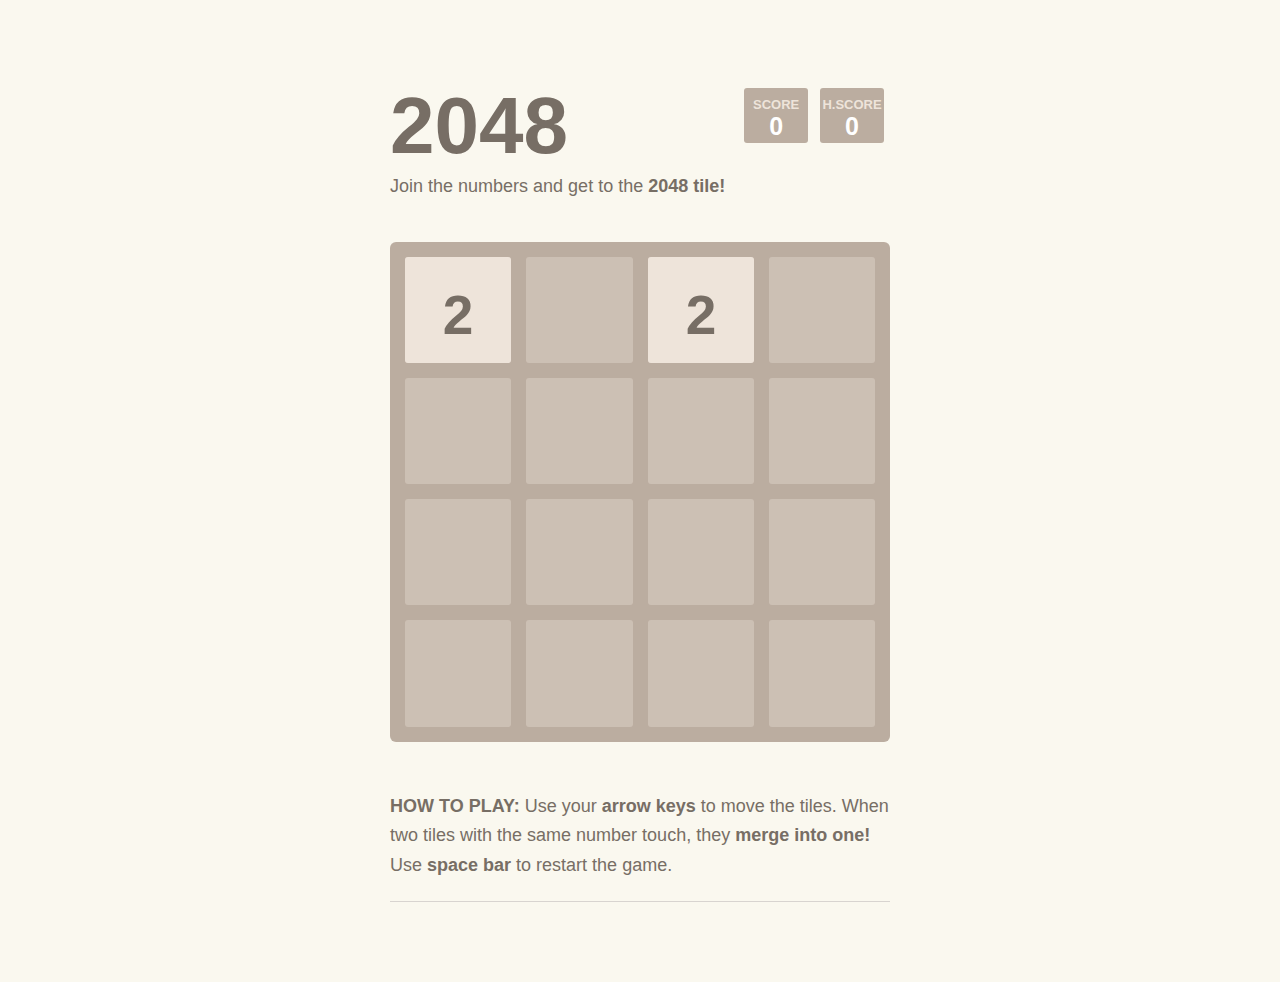
<file: 2048/index.html>
<!DOCTYPE html>
<html>

<head>
  <meta charset="UTF-8">
  <meta name="viewport" content="width=device-width, initial-scale=1.0">
  <title>2048</title>
  <link rel="stylesheet" type="text/css" href="style.css">
  <script type="text/javascript" src="script.js"></script>
</head>

<body>
  <div class="container">
    <div class="heading">
      <h1 class="title">2048</h1>
      <div class="score-container">0</div>
      <div class="score-container">0</div>
    </div>
    <p class="game-intro">Join the numbers and get to the <strong>2048 tile!</strong></p>

    <div class="game-container">
      <div class="game-message">
        <p></p>
        <div class="lower">
          <a class="retry-button">Try again</a>
        </div>
      </div>

      <div class="grid-container">
        <div class="grid-row">
          <div class="grid-cell"></div>
          <div class="grid-cell"></div>
          <div class="grid-cell"></div>
          <div class="grid-cell"></div>
        </div>
        <div class="grid-row">
          <div class="grid-cell"></div>
          <div class="grid-cell"></div>
          <div class="grid-cell"></div>
          <div class="grid-cell"></div>
        </div>
        <div class="grid-row">
          <div class="grid-cell"></div>
          <div class="grid-cell"></div>
          <div class="grid-cell"></div>
          <div class="grid-cell"></div>
        </div>
        <div class="grid-row">
          <div class="grid-cell"></div>
          <div class="grid-cell"></div>
          <div class="grid-cell"></div>
          <div class="grid-cell"></div>
        </div>
      </div>

      <div class="tile-container">

      </div>
    </div>

    <p class="game-explanation">
      <strong class="important">How to play:</strong> Use your <strong>arrow keys</strong> to move the tiles. When two
      tiles with the same number touch, they <strong>merge into one!</strong><br> Use <strong>space bar</strong> to restart the game.
    </p>
    <hr>
  </div>

</body>

</html>
</file>
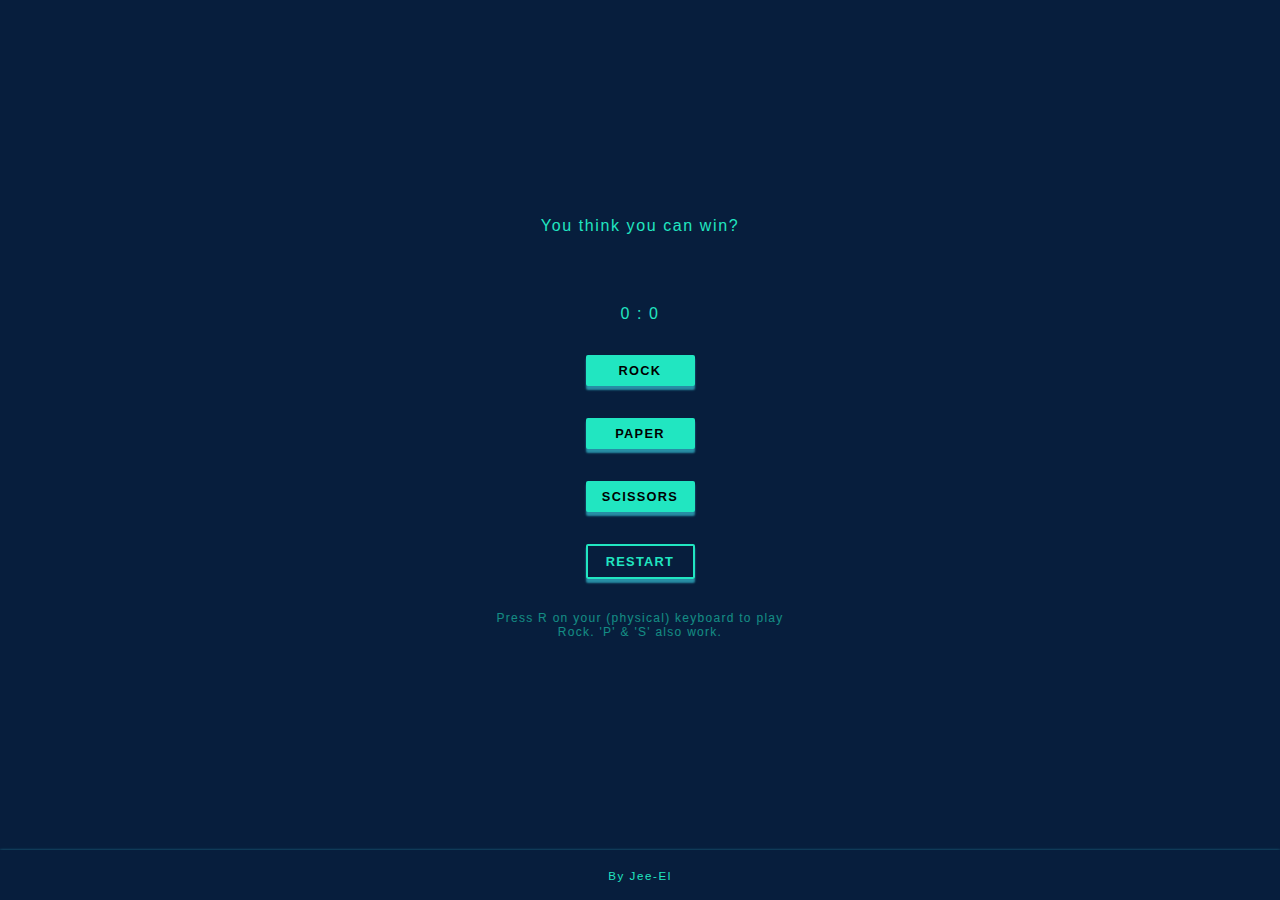
<file: Rock-Paper-Scissor/index.html>
<!DOCTYPE html>
<html lang="en">

<head>
  <meta charset="UTF-8" />
  <meta http-equiv="X-UA-Compatible" content="IE=edge" />
  <meta name="viewport" content="width=device-width, initial-scale=1.0" />
  <meta name="theme-color" content="#21E6C1" />
  <meta name="description" content="Play Rock-Paper-Scissors against a computer and see how lucky you can get!" />
  <title>Rock Paper Scissors</title>
  <link rel="preconnect" href="https://fonts.googleapis.com" />
		<link rel="preconnect" href="https://fonts.gstatic.com" crossorigin />
  <style>
    * {
      box-sizing: border-box;
      margin: 0;
      padding: 0;
    }

    html,
    body {
      font-family: Poppins, Helvetica, sans-serif;
    }

    .main-container {
      align-items: center;
      display: flex;
      flex-flow: column nowrap;
      justify-content: center;
      min-height: calc(100vh + 50.5px);
      padding-top: 2rem;
      padding-bottom: calc(2rem + 50.5px);
    }

    .result {
      align-items: center;
      display: flex;
      flex-flow: column nowrap;
      justify-content: center;
      margin-bottom: 2rem;
      width: 100%;
    }

    .score,
    h1 {
      color: #21e6c1;
      font-size: 1rem;
      font-weight: 500;
      letter-spacing: 0.1rem;
      margin-bottom: 2rem;
      text-align: center;
    }

    .total-plays {
      display: flex;
      flex-flow: row;
      justify-content: space-between;
      max-width: 190px;
      width: 60%;
    }

    .buttons {
      align-items: center;
      display: flex;
      flex-direction: column;
      justify-content: center;
    }

    .buttons>button:not(:last-child) {
      margin-bottom: 2rem;
    }

    button {
      background-color: #21e6c1;
      border: none;
      border-radius: 2px;
      box-shadow: 0px 3.7px 2px #278ea5;
      color: #000;
      cursor: pointer;
      font-size: 0.8rem;
      font-weight: 700;
      letter-spacing: 0.08rem;
      outline: none;
      padding: 0.5rem 1rem;
      text-align: center;
      text-transform: uppercase;
      transition: box-shadow 1ms ease-in-out;
      width: 109px;
    }

    button.clear {
      background-color: transparent;
      border: 2px solid #21e6c1;
      color: #21e6c1;
    }

    button:hover,
    button.hover {
      box-shadow: 0px 0px 10px 0.5px #278ea5;
    }

    @media (min-width: 1100px) {
      .main-container {
        min-height: 100vh;
      }
    }

    @media (orientation: landscape) and (max-width: 900px) {
      .buttons {
        flex-flow: row wrap;
        max-width: 391px;
      }

      .buttons>button[type='button'] {
        margin-bottom: 0;
        margin-right: 2rem;
      }

      .buttons>button.scissors {
        margin-right: 0;
      }

      .buttons>button[type='reset'] {
        margin-top: 2rem;
      }
    }
  </style>
</head>

<body>
  <script>
    // create all elements for the DOM
    const body = document.querySelector(`body`);
    const mainContainer = document.createElement(`div`);
    const result = document.createElement(`div`);
    const title = document.createElement(`h1`);
    const totalPlays = document.createElement(`div`);
    const playsForPlayer = document.createElement(`div`);
    const iconRockPlayer = document.createElement(`div`);
    const iconPaperPlayer = document.createElement(`div`);
    const iconScissorsPlayer = document.createElement(`div`);
    const playsForComputer = document.createElement(`div`);
    const iconRockComputer = document.createElement(`div`);
    const iconPaperComputer = document.createElement(`div`);
    const iconScissorsComputer = document.createElement(`div`);
    const score = document.createElement(`h2`);
    const buttons = document.createElement(`div`);
    const rockBtn = document.createElement(`button`);
    const paperBtn = document.createElement(`button`);
    const scissorsBtn = document.createElement(`button`);
    const clearBtn = document.createElement(`button`);
    const note = document.createElement(`p`);
    const footer = document.createElement(`footer`);
    const footerText = document.createElement(`a`);
    const githubIcon = document.createElement(`i`);

    const tieResponses = [`Phew, a tie!`, `A tie, good save!`, `You tied, lucky!`];
    const winResponses = [
      `Great! You win`,
      `Another win, nice one!`,
      `Well done!`,
      `Goodjob! One more win left`,
    ];
    const lossResponses = [
      `You lose, unlucky :(`,
      `You lose. Good try, though`,
      `Another loss, close one!`,
      `You lose, last chance!`,
    ];
    const iconsPlayer = [iconRockPlayer, iconPaperPlayer, iconScissorsPlayer];
    const iconsComputer = [
      iconRockComputer,
      iconPaperComputer,
      iconScissorsComputer,
    ];
    const playButtons = [rockBtn, paperBtn, scissorsBtn];
    const keyCodes = {
      82: `rock`,
      80: `paper`,
      83: `scissors`,
    };
    const options = [`rock`, `paper`, `scissors`];

    let computerPlay = () => options[Math.floor(Math.random() * 3)];
    let playerScore = 0;
    let computerScore = 0;
    let i = 0;

    // Add text to the elements
    title.textContent = `You think you can win?`;
    rockBtn.textContent = `Rock`;
    paperBtn.textContent = `Paper`;
    scissorsBtn.textContent = `Scissors`;
    clearBtn.textContent = `Restart`;
    note.textContent = `Press R on your (physical) keyboard to play Rock. 'P' & 'S' also work.`;
    footerText.textContent = `By Jee-El `;
    footerText.href = `https://github.com/Jee-El/Rock-Paper-Scissors`;

    // Style elements
    body.style.cssText = `position: relative;
    background-color: #071E3D;
    min-height: 100vh;
    width: 100%`;

    title.style.maxWidth = `350px`;
    title.style.padding = `0.4rem 0.8rem`;

    iconsPlayer.forEach((icon) => {
      icon.style.cssText = `color: #21E6C1;
        font-size: 2rem`;
    });
    iconsComputer.forEach((icon) => {
      icon.style.cssText = `color: #21E6C1;
        font-size: 2rem`;
    });

    note.style.cssText = `color: #21E6C1;
    font-size: 0.75rem;
    font-weight: 500;
    letter-spacing: 0.08rem;
    margin-top: 2rem;
    opacity: 0.55;
    max-width: 321px;
    text-align: center;
    width: 75%`;

    footer.style.cssText = `align-items: center;
    bottom: 0;
    display: flex;
    height: 50px;
    justify-content: center;
    position: absolute;
    width: 100%;
    box-shadow: 0 -0.5px 3px #278EA5`;

    footerText.style.cssText = `color: #21E6C1;
    font-size: 0.72rem;
    font-weight: 500;
    letter-spacing: 0.1rem;
    text-decoration: none;
    text-transform: capitalize`;

    githubIcon.style.cssText = `color: #21E6C1;
    font-size: 0.9rem`;

    // add css classes for all elements
    mainContainer.classList.add(`main-container`);
    result.classList.add(`result`);
    totalPlays.classList.add(`total-plays`);
    playsForPlayer.classList.add(`plays`, `player`);
    playsForComputer.classList.add(`plays`, `computer`);
    githubIcon.classList.add(`icon-github`);

    iconRockPlayer.classList.add(`icon-rock`);
    iconPaperPlayer.classList.add(`icon-paper`);
    iconScissorsPlayer.classList.add(`icon-scissors`);

    iconRockComputer.classList.add(`icon-rock`);
    iconPaperComputer.classList.add(`icon-paper`);
    iconScissorsComputer.classList.add(`icon-scissors`);

    score.classList.add(`score`);
    buttons.classList.add(`buttons`);
    rockBtn.classList.add(`rock`);
    paperBtn.classList.add(`paper`);
    scissorsBtn.classList.add(`scissors`);
    clearBtn.classList.add(`clear`);

    // place some elements into the DOM
    body.appendChild(mainContainer);
    mainContainer.appendChild(result);
    result.appendChild(title);
    result.appendChild(totalPlays);
    totalPlays.appendChild(playsForPlayer);
    totalPlays.appendChild(playsForComputer);
    iconsPlayer.forEach((icon) => {
      playsForPlayer.appendChild(icon);
      icon.style.transform = `scaleX(-1)`;
    });
    iconsComputer.forEach((icon) => playsForComputer.appendChild(icon));
    mainContainer.appendChild(score);
    mainContainer.appendChild(buttons);
    mainContainer.appendChild(note);
    mainContainer.appendChild(footer);
    footer.appendChild(footerText);
    footerText.appendChild(githubIcon);
    playButtons.forEach((playButton) => {
      playButton.setAttribute(`type`, `button`);
      buttons.appendChild(playButton);
    });

    clearBtn.setAttribute(`type`, `reset`);
    buttons.appendChild(clearBtn);

    // Event listeners
    playButtons.forEach((playButton) =>
      playButton.addEventListener(`click`, getPlayerInputViaClick)
    );
    document.addEventListener(`keydown`, getPlayerInputViaKeys);
    clearBtn.addEventListener(`click`, restartGame);

    // Default behavior (on load)
    displayScore(playerScore, computerScore);
    hideNonPlaysIcons();
    showPlaysIcons();

    function getPlayerInputViaClick(e) {
      playRound(e.target.classList[0]);
    }
    function getPlayerInputViaKeys(e) {
      if (e.keyCode in keyCodes) {
        playButtons.forEach((playButton) => playButton.classList.remove(`hover`));
        playRound(keyCodes[e.keyCode]);
        document
          .querySelector(`button.${keyCodes[e.keyCode]}`)
          .classList.add(`hover`);
      }
    }
    // show the icons of the chosen plays
    function showPlaysIcons(player = 0, computer = 0) {
      iconsPlayer[player].style.display = `flex`;
      iconsComputer[computer].style.display = `flex`;
    }
    // hide the rest of icons
    function hideNonPlaysIcons() {
      iconsPlayer.forEach((icon) => (icon.style.display = `none`));
      iconsComputer.forEach((icon) => (icon.style.display = `none`));
    }
    // play one round of rock-paper-scissors
    function playRound(playerSelection, computerSelection = computerPlay()) {
      hideNonPlaysIcons();
      showPlaysIcons(
        options.indexOf(playerSelection),
        options.indexOf(computerSelection)
      );
      if (playerSelection === computerSelection) {
        title.textContent = tieResponses[Math.floor(Math.random() * 3)];
      } else if (
        (playerSelection === options[0] && computerSelection === options[2]) ||
        (playerSelection === options[1] && computerSelection === options[0]) ||
        (playerSelection === options[2] && computerSelection === options[1])
      ) {
        title.textContent = winResponses[playerScore];
        displayScore(++playerScore, computerScore);
      } else {
        title.textContent = lossResponses[computerScore];
        displayScore(playerScore, ++computerScore);
      }
      endGame();
    }
    // display the score
    function displayScore(playerScore, computerScore) {
      score.textContent = playerScore + ` : ` + computerScore;
    }
    // check if the game ended
    function endGame() {
      if (playerScore !== 5 && computerScore !== 5) return;

      playButtons.forEach((playButton) =>
        playButton.removeEventListener(`click`, getPlayerInputViaClick)
      );
      document.removeEventListener(`keydown`, getPlayerInputViaKeys);

      title.style.borderRadius = `4px`;
      title.style.boxShadow = `0px 0px 2px 0.5px #278EA5`;
      title.textContent = `Game Over : You ${playerScore === 5 ? 'won' : 'lost'}!`;
    }
    // restart game
    function restartGame() {
      playerScore = 0;
      computerScore = 0;
      title.textContent = `You think you can win?`;
      title.style.boxShadow = `none`;
      displayScore(0, 0);
      hideNonPlaysIcons();
      showPlaysIcons();
      playButtons.forEach((playButton) =>
        playButton.addEventListener(`click`, getPlayerInputViaClick)
      );
      document.addEventListener(`keydown`, getPlayerInputViaKeys);
    }
  </script>
</body>

</html>
</file>
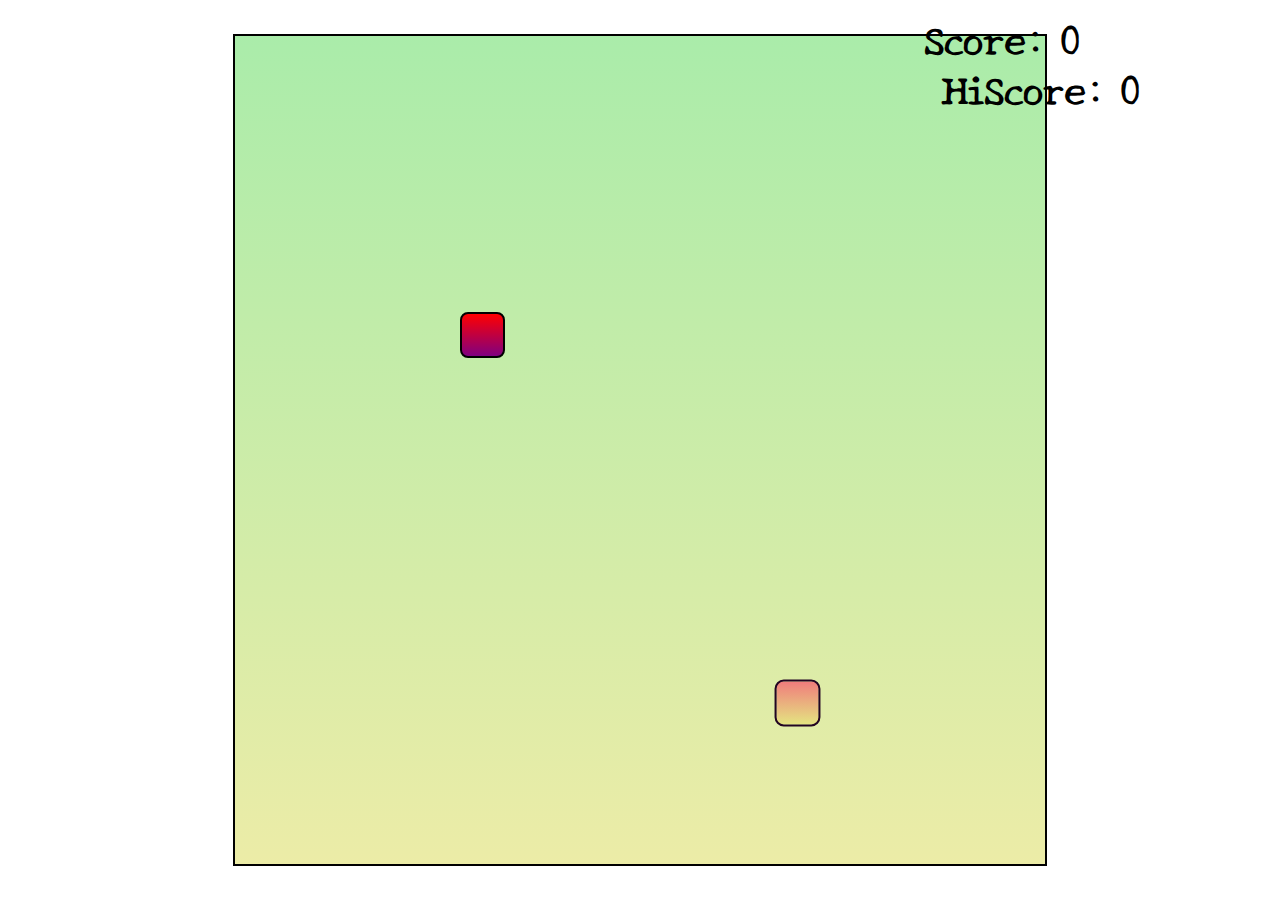
<file: SnakeMania/index.html>
<!DOCTYPE html>
<html lang="en">

<head>
    <meta charset="UTF-8">
    <meta http-equiv="X-UA-Compatible" content="IE=edge">
    <meta name="viewport" content="width=device-width, initial-scale=1.0">
    <title>SnakeMania</title>
    <style>
        @import url('https://fonts.googleapis.com/css2?family=New+Tegomin&display=swap');

        * {
            padding: 0;
            margin: 0;
        }

        .body {
            background: url(https://source.unsplash.com/1600x900/?scenery);
            min-height: 100vh;
            background-size: 100vw 100vh;
            background-repeat: no-repeat;
            display: flex;
            justify-content: center;
            align-items: center;
        }

        #scoreBox {
            position: absolute;
            top: 9px;
            right: 200px;
            font-size: 39px;
            font-weight: bold;
            font-family: 'New Tegomin', serif;
        }

        #hiscoreBox {
            position: absolute;
            top: 59px;
            right: 140px;
            font-size: 39px;
            font-weight: bold;
            font-family: 'New Tegomin', serif;
        }

        #board {
            background: linear-gradient(rgb(170, 236, 170), rgb(236, 236, 167));
            width: 90vmin;
            height: 92vmin;
            border: 2px solid black;
            display: grid;
            grid-template-rows: repeat(18, 1fr);
            grid-template-columns: repeat(18, 1fr);
        }

        .head {
            background: linear-gradient(rgb(240, 124, 124), rgb(228, 228, 129));
            border: 2px solid rgb(34, 4, 34);
            transform: scale(1.02);
            border-radius: 9px;
        }

        .snake {
            background-color: purple;
            border: .25vmin solid white;
            border-radius: 12px;
        }

        .food {
            background: linear-gradient(red, purple);
            border: .25vmin solid black;
            border-radius: 8px;
        }
    </style>
</head>

<body>
    <div class="body">
        <div id="scoreBox">Score: 0</div>
        <div id="hiscoreBox">HiScore: 0</div>
        <div id="board"></div>
    </div>
    <script>
        // Game Constants & Variables
        let inputDir = { x: 0, y: 0 };
        let speed = 19;
        let score = 0;
        let lastPaintTime = 0;
        let snakeArr = [
            { x: 13, y: 15 }
        ];

        food = { x: 6, y: 7 };

        // Game Functions
        function main(ctime) {
            window.requestAnimationFrame(main);
            // console.log(ctime)
            if ((ctime - lastPaintTime) / 1000 < 1 / speed) {
                return;
            }
            lastPaintTime = ctime;
            gameEngine();
        }

        function isCollide(snake) {
            // If you bump into yourself 
            for (let i = 1; i < snakeArr.length; i++) {
                if (snake[i].x === snake[0].x && snake[i].y === snake[0].y) {
                    return true;
                }
            }
            // If you bump into the wall
            if (snake[0].x >= 18 || snake[0].x <= 0 || snake[0].y >= 18 || snake[0].y <= 0) {
                return true;
            }

            return false;
        }

        function gameEngine() {
            // Part 1: Updating the snake array & Food
            if (isCollide(snakeArr)) {
                inputDir = { x: 0, y: 0 };
                alert("Game Over. Press any key to play again!");
                snakeArr = [{ x: 13, y: 15 }];
                score = 0;
            }

            // If you have eaten the food, increment the score and regenerate the food
            if (snakeArr[0].y === food.y && snakeArr[0].x === food.x) {
                score += 1;
                if (score > hiscoreval) {
                    hiscoreval = score;
                    localStorage.setItem("hiscore", JSON.stringify(hiscoreval));
                    hiscoreBox.innerHTML = "HiScore: " + hiscoreval;
                }
                scoreBox.innerHTML = "Score: " + score;
                snakeArr.unshift({ x: snakeArr[0].x + inputDir.x, y: snakeArr[0].y + inputDir.y });
                let a = 2;
                let b = 16;
                food = { x: Math.round(a + (b - a) * Math.random()), y: Math.round(a + (b - a) * Math.random()) }
            }

            // Moving the snake
            for (let i = snakeArr.length - 2; i >= 0; i--) {
                snakeArr[i + 1] = { ...snakeArr[i] };
            }

            snakeArr[0].x += inputDir.x;
            snakeArr[0].y += inputDir.y;

            // Part 2: Display the snake and Food
            // Display the snake
            board.innerHTML = "";
            snakeArr.forEach((e, index) => {
                snakeElement = document.createElement('div');
                snakeElement.style.gridRowStart = e.y;
                snakeElement.style.gridColumnStart = e.x;

                if (index === 0) {
                    snakeElement.classList.add('head');
                }
                else {
                    snakeElement.classList.add('snake');
                }
                board.appendChild(snakeElement);
            });
            // Display the food
            foodElement = document.createElement('div');
            foodElement.style.gridRowStart = food.y;
            foodElement.style.gridColumnStart = food.x;
            foodElement.classList.add('food')
            board.appendChild(foodElement);


        }


        // Main logic starts here
        let hiscore = localStorage.getItem("hiscore");
        if (hiscore === null) {
            hiscoreval = 0;
            localStorage.setItem("hiscore", JSON.stringify(hiscoreval))
        }
        else {
            hiscoreval = JSON.parse(hiscore);
            hiscoreBox.innerHTML = "HiScore: " + hiscore;
        }

        window.requestAnimationFrame(main);
        window.addEventListener('keydown', e => {
            inputDir = { x: 0, y: 1 } // Start the game
            switch (e.key) {
                case "ArrowUp":
                    console.log("ArrowUp");
                    inputDir.x = 0;
                    inputDir.y = -1;
                    break;

                case "ArrowDown":
                    console.log("ArrowDown");
                    inputDir.x = 0;
                    inputDir.y = 1;
                    break;

                case "ArrowLeft":
                    console.log("ArrowLeft");
                    inputDir.x = -1;
                    inputDir.y = 0;
                    break;

                case "ArrowRight":
                    console.log("ArrowRight");
                    inputDir.x = 1;
                    inputDir.y = 0;
                    break;
                default:
                    break;
            }

        });
    </script>
</body>

</html>
</file>
<file: 2048/style.css>
html,
body {
  margin: 0;
  padding: 0;
  background: #faf8ef;
  color: #776e65;
  font-family: "Clear Sans", "Helvetica Neue", Arial, sans-serif;
  font-size: 18px;
}

body {
  margin: 80px 0;
}

.heading:after {
  content: "";
  display: block;
  clear: both;
}

h1.title {
  font-size: 80px;
  font-weight: bold;
  margin: 0;
  display: block;
  float: left;
}

.score-container {
  position: relative;
  float: right;
  background: #bbada0;
  padding: 15px 25px;
  font-size: 25px;
  height: 25px;
  line-height: 47px;
  font-weight: bold;
  border-radius: 3px;
  color: white;
  margin: 8px 6px;
}

.score-container:after {
  position: absolute;
  width: 100%;
  top: 10px;
  left: 0;
  content: "H.Score";
  text-transform: uppercase;
  font-size: 13px;
  line-height: 13px;
  text-align: center;
  color: #eee4da;
}

.score-container:last-child:after{
  content: "Score";
}

.score-container .score-addition {
  position: absolute;
  right: 30px;
  color: red;
  font-size: 25px;
  line-height: 25px;
  font-weight: bold;
  color: rgba(119, 110, 101, .9);
  z-index: 100;
  animation: move-up 600ms ease-in;
  -webkit-animation: move-up 600ms ease-in;
  -moz-animation: move-up 600ms ease-in;
  animation-fill-mode: both;
  -webkit-animation-fill-mode: both;
  -moz-animation-fill-mode: both;
}

p {
  margin-top: 0;
  margin-bottom: 10px;
  line-height: 1.65;
}

a {
  color: #776e65;
  font-weight: bold;
  text-decoration: underline;
  cursor: pointer;
}

strong.important {
  text-transform: uppercase;
}

hr {
  border: none;
  border-bottom: 1px solid #d8d4d0;
  margin-top: 20px;
  margin-bottom: 30px;
}

.container {
  width: 500px;
  margin: 0 auto;
}

.game-container {
  margin-top: 40px;
  position: relative;
  padding: 15px;
  cursor: default;
  -webkit-touch-callout: none;
  -webkit-user-select: none;
  -moz-user-select: none;
  background: #bbada0;
  border-radius: 6px;
  width: 500px;
  height: 500px;
  -webkit-box-sizing: border-box;
  -moz-box-sizing: border-box;
  box-sizing: border-box;
}

.game-container .game-message {
  display: none;
  position: absolute;
  top: 0;
  right: 0;
  bottom: 0;
  left: 0;
  background: rgba(238, 228, 218, .5);
  z-index: 100;
  text-align: center;
  animation: fade-in 800ms ease 1200ms;
  -webkit-animation: fade-in 800ms ease 1200ms;
  -moz-animation: fade-in 800ms ease 1200ms;
  -webkit-animation-fill-mode: both;
  -moz-animation-fill-mode: both;
}

.game-container .game-message p {
  font-size: 60px;
  font-weight: bold;
  height: 60px;
  line-height: 60px;
  margin-top: 222px;
}

.game-container .game-message .lower {
  display: block;
  margin-top: 59px;
}

.game-container .game-message a {
  display: inline-block;
  background: #8f7a66;
  border-radius: 3px;
  padding: 0 20px;
  text-decoration: none;
  color: #f9f6f2;
  height: 40px;
  line-height: 42px;
  margin-left: 9px;
}

.game-container .game-message.game-won {
  background: rgba(237, 194, 46, .5);
  color: #f9f6f2;
}

.game-container .game-message.game-won,
.game-container .game-message.game-over {
  display: block;
}

.grid-container {
  position: absolute;
  z-index: 1;
}

.grid-row {
  margin-bottom: 15px;
}

.grid-row:last-child {
  margin-bottom: 0;
}

.grid-row:after {
  content: "";
  display: block;
  clear: both;
}

.grid-cell {
  width: 106.25px;
  height: 106.25px;
  margin-right: 15px;
  float: left;
  border-radius: 3px;
  background: rgba(238, 228, 218, .35);
}

.grid-cell:last-child {
  margin-right: 0;
}

.tile-container {
  position: absolute;
  z-index: 2;
}

.tile {
  width: 106.25px;
  height: 106.25px;
  line-height: 116.25px;
}

.tile.tile-position-1-1 {
  position: absolute;
  left: 0px;
  top: 0px;
}

.tile.tile-position-1-2 {
  position: absolute;
  left: 0px;
  top: 121px;
}

.tile.tile-position-1-3 {
  position: absolute;
  left: 0px;
  top: 243px;
}

.tile.tile-position-1-4 {
  position: absolute;
  left: 0px;
  top: 364px;
}

.tile.tile-position-2-1 {
  position: absolute;
  left: 121px;
  top: 0px;
}

.tile.tile-position-2-2 {
  position: absolute;
  left: 121px;
  top: 121px;
}

.tile.tile-position-2-3 {
  position: absolute;
  left: 121px;
  top: 243px;
}

.tile.tile-position-2-4 {
  position: absolute;
  left: 121px;
  top: 364px;
}

.tile.tile-position-3-1 {
  position: absolute;
  left: 243px;
  top: 0px;
}

.tile.tile-position-3-2 {
  position: absolute;
  left: 243px;
  top: 121px;
}

.tile.tile-position-3-3 {
  position: absolute;
  left: 243px;
  top: 243px;
}

.tile.tile-position-3-4 {
  position: absolute;
  left: 243px;
  top: 364px;
}

.tile.tile-position-4-1 {
  position: absolute;
  left: 364px;
  top: 0px;
}

.tile.tile-position-4-2 {
  position: absolute;
  left: 364px;
  top: 121px;
}

.tile.tile-position-4-3 {
  position: absolute;
  left: 364px;
  top: 243px;
}

.tile.tile-position-4-4 {
  position: absolute;
  left: 364px;
  top: 364px;
}

.tile {
  border-radius: 3px;
  background: #eee4da;
  text-align: center;
  font-weight: bold;
  z-index: 10;
  font-size: 55px;
  transition: 100mx ease-in-out;
  -webkit-transition: 100ms ease-in-out;
  -moz-transition: 100ms ease-in-out;
  transition-property: top, left;
  -webkit-transition-property: top, left;
  -moz-transition-property: top, left;
}

.tile.tile-2 {
  background: #eee4da;
  box-shadow: 0 0 30px 10px rgba(243, 215, 116, 0), inset 0 0 0 1px rgba(255, 255, 255, 0);
}

.tile.tile-4 {
  background: #ede0c8;
  box-shadow: 0 0 30px 10px rgba(243, 215, 116, 0), inset 0 0 0 1px rgba(255, 255, 255, 0);
}

.tile.tile-8 {
  color: #f9f6f2;
  background: #f2b179;
}

.tile.tile-16 {
  color: #f9f6f2;
  background: #f59563;
}

.tile.tile-32 {
  color: #f9f6f2;
  background: #f67c60;
}

.tile.tile-64 {
  color: #f9f6f2;
  background: #f65e3b;
}

.tile.tile-128 {
  color: #f9f6f2;
  background: #edcf73;
  box-shadow: 0 0 30px 10px rgba(243, 215, 116, 0.23809523809524), inset 0 0 0 1px rgba(255, 255, 255, 0.14285714285714);
  font-size: 45px;
}

@media screen and (max-width: 480px) {
  .tile.tile-128 {
    font-size: 25px;
  }
}

.tile.tile-256 {
  color: #f9f6f2;
  background: #edcc62;
  box-shadow: 0 0 30px 10px rgba(243, 215, 116, 0.31746031746032), inset 0 0 0 1px rgba(255, 255, 255, 0.19047619047619);
  font-size: 45px;
}

@media screen and (max-width: 480px) {
  .tile.tile-256 {
    font-size: 25px;
  }
}

.tile.tile-512 {
  color: #f9f6f2;
  background: #edc850;
  box-shadow: 0 0 30px 10px rgba(243, 215, 116, 0.3968253968254), inset 0 0 0 1px rgba(255, 255, 255, 0.23809523809524);
  font-size: 45px;
}

@media screen and (max-width: 480px) {
  .tile.tile-512 {
    font-size: 25px;
  }
}

.tile.tile-1024 {
  color: #f9f6f2;
  background: #edc53f;
  box-shadow: 0 0 30px 10px rgba(243, 215, 116, 0.47619047619048), inset 0 0 0 1px rgba(255, 255, 255, 0.28571428571429);
  font-size: 35px;
}

@media screen and (max-width: 480px) {
  .tile.tile-1024 {
    font-size: 15px;
  }
}

.tile.tile-2048 {
  color: #f9f6f2;
  background: #edc22d;
  box-shadow: 0 0 30px 10px rgba(243, 215, 116, 0.55555555555556), inset 0 0 0 1px rgba(255, 255, 255, 0.33333333333333);
  font-size: 35px;
}

@media screen and (max-width: 480px) {
  .tile.tile-2048 {
    font-size: 15px;
  }
}

.tile-new {
  animation: appear 200ms ease 100ms;
  -webkit-animation: appear 200ms ease 100ms;
  -moz-animation: appear 200ms ease 100ms;
  animation-fill-mode: both;
  -webkit-animation-fill-mode: both;
  -moz-animation-fill-mode: both;
}

.tile-merged {
  z-index: 20;
  animation: pop 200ms ease 100ms;
  -webkit-animation: pop 200ms ease 100ms;
  -moz-animation: pop 200ms ease 100ms;
  animation-fill-mode: both;
  -webkit-animation-fill-mode: both;
  -moz-animation-fill-mode: both;
}

.game-intro {
  margin-bottom: 0;
}

.game-explanation {
  margin-top: 50px;
}

@media screen and (max-width: 480px) {

  html,
  body {
    font-size: 15px;
  }

  body {
    margin: 20px 0;
    padding: 0 20px;
  }

  h1.title {
    position: relative;
    top: 25px;
    font-size: 50px;
  }

  .container {
    width: 280px;
    margin: 0 auto;
  }

  .score-container {
    margin-top: 0;
    padding: 12px 20px;
  }

  .heading {
    margin-bottom: 10px;
  }

  .game-container {
    margin-top: 40px;
    position: relative;
    padding: 10px;
    cursor: default;
    -webkit-touch-callout: none;
    user-select: none;
    -webkit-user-select: none;
    -moz-user-select: none;
    background: #bbada0;
    border-radius: 6px;
    width: 280px;
    height: 280px;
    -webkit-box-sizing: border-box;
    -moz-box-sizing: border-box;
    box-sizing: border-box;
  }

  .game-container .game-message {
    display: none;
    position: absolute;
    top: 0;
    right: 0;
    bottom: 0;
    left: 0;
    background: rgba(238, 228, 218, .5);
    z-index: 100;
    text-align: center;
    animation: fade-in 800ms ease 1200ms;
    -webkit-animation: fade-in 800ms ease 1200ms;
    -moz-animation: fade-in 800ms ease 1200ms;
    animation-fill-mode: both;
    -webkit-animation-fill-mode: both;
    -moz-animation-fill-mode: both;
  }

  .game-container .game-message p {
    font-size: 60px;
    font-weight: bold;
    height: 60px;
    line-height: 60px;
    margin-top: 222px;
  }

  .game-container .game-message .lower {
    display: block;
    margin-top: 59px;
  }

  .game-container .game-message a {
    display: inline-block;
    background: #8f7a66;
    border-radius: 3px;
    padding: 0 20px;
    text-decoration: none;
    color: #f9f6f2;
    height: 40px;
    line-height: 42px;
    margin-left: 9px;
  }

  .game-container .game-message.game-won {
    background: rgba(237, 194, 46, .5);
    color: #f9f6f2;
  }

  .game-container .game-message.game-won,
  .game-container .game-message.game-over {
    display: block;
  }

  .grid-container {
    position: absolute;
    z-index: 1;
  }

  .grid-row {
    margin-bottom: 10px;
  }

  .grid-row:last-child {
    margin-bottom: 0;
  }

  .grid-row:after {
    content: "";
    display: block;
    clear: both;
  }

  .grid-cell {
    width: 57.5px;
    height: 57.5px;
    margin-right: 10px;
    float: left;
    border-radius: 3px;
    background: rgba(238, 228, 218, .35);
  }

  .grid-cell:last-child {
    margin-right: 0;
  }

  .tile-container {
    position: absolute;
    z-index: 2;
  }

  .tile {
    width: 57.5px;
    height: 57.5px;
    line-height: 67.5px;
  }

  .tile.tile-position-1-1 {
    position: absolute;
    left: 0px;
    top: 0px;
  }

  .tile.tile-position-1-2 {
    position: absolute;
    left: 0px;
    top: 68px;
  }

  .tile.tile-position-1-3 {
    position: absolute;
    left: 0px;
    top: 135px;
  }

  .tile.tile-position-1-4 {
    position: absolute;
    left: 0px;
    top: 203px;
  }

  .tile.tile-position-2-1 {
    position: absolute;
    left: 68px;
    top: 0px;
  }

  .tile.tile-position-2-2 {
    position: absolute;
    left: 68px;
    top: 68px;
  }

  .tile.tile-position-2-3 {
    position: absolute;
    left: 68px;
    top: 135px;
  }

  .tile.tile-position-2-4 {
    position: absolute;
    left: 68px;
    top: 203px;
  }

  .tile.tile-position-3-1 {
    position: absolute;
    left: 135px;
    top: 0px;
  }

  .tile.tile-position-3-2 {
    position: absolute;
    left: 135px;
    top: 68px;
  }

  .tile.tile-position-3-3 {
    position: absolute;
    left: 135px;
    top: 135px;
  }

  .tile.tile-position-3-4 {
    position: absolute;
    left: 135px;
    top: 203px;
  }

  .tile.tile-position-4-1 {
    position: absolute;
    left: 203px;
    top: 0px;
  }

  .tile.tile-position-4-2 {
    position: absolute;
    left: 203px;
    top: 68px;
  }

  .tile.tile-position-4-3 {
    position: absolute;
    left: 203px;
    top: 135px;
  }

  .tile.tile-position-4-4 {
    position: absolute;
    left: 203px;
    top: 203px;
  }

  .game-container {
    margin-top: 20px;
  }

  .tile {
    font-size: 35px;
  }

  .game-message p {
    font-size: 30px !important;
    height: 30px !important;
    line-height: 30px !important;
    margin-top: 90px !important;
  }

  .game-message .lower {
    margin-top: 30px !important;
  }
}

/* Keyframes */
@keyframes move-up {
  0% {
    top: 25px;
    opacity: 1;
  }

  100% {
    top: -50px;
    opacity: 0;
  }
}

@-webkit-keyframes move-up {
  0% {
    top: 25px;
    opacity: 1;
  }

  100% {
    top: -50px;
    opacity: 0;
  }
}

@-moz-keyframes move-up {
  0% {
    top: 25px;
    opacity: 1;
  }

  100% {
    top: -50px;
    opacity: 0;
  }
}

@keyframes appear {
  0% {
    opacity: 0;
    transform: scale(0);
  }

  100% {
    opacity: 1;
    transform: scale(1);
  }
}

@-webkit-keyframes appear {
  0% {
    opacity: 0;
    -webkit-transform: scale(0);
  }

  100% {
    opacity: 1;
    -webkit-transform: scale(1);
  }
}

@-moz-keyframes appear {
  0% {
    opacity: 0;
    -moz-transform: scale(0);
  }

  100% {
    opacity: 1;
    -moz-transform: scale(1);
  }
}

@keyframes pop {
  0% {
    transform: scale(0);
  }

  50% {
    transform: scale(1.2);
  }

  100% {
    transform: scale(1);
  }
}

@-webkit-keyframes pop {
  0% {
    -webkit-transform: scale(0);
  }

  50% {
    -webkit-transform: scale(1.2);
  }

  100% {
    -webkit-transform: scale(1);
  }
}

@-moz-keyframes pop {
  0% {
    -moz-transform: scale(0);
  }

  50% {
    -moz-transform: scale(1.2);
  }

  100% {
    -moz-transform: scale(1);
  }
}

@keyframes fade-in {
  0% {
    opacity: 0;
  }

  100% {
    opacity: 1;
  }
}

@-webkit-keyframes fade-in {
  0% {
    opacity: 0;
  }

  100% {
    opacity: 1;
  }
}

@-moz-keyframes fade-in {
  0% {
    opacity: 0;
  }

  100% {
    opacity: 1;
  }
}
</file>
